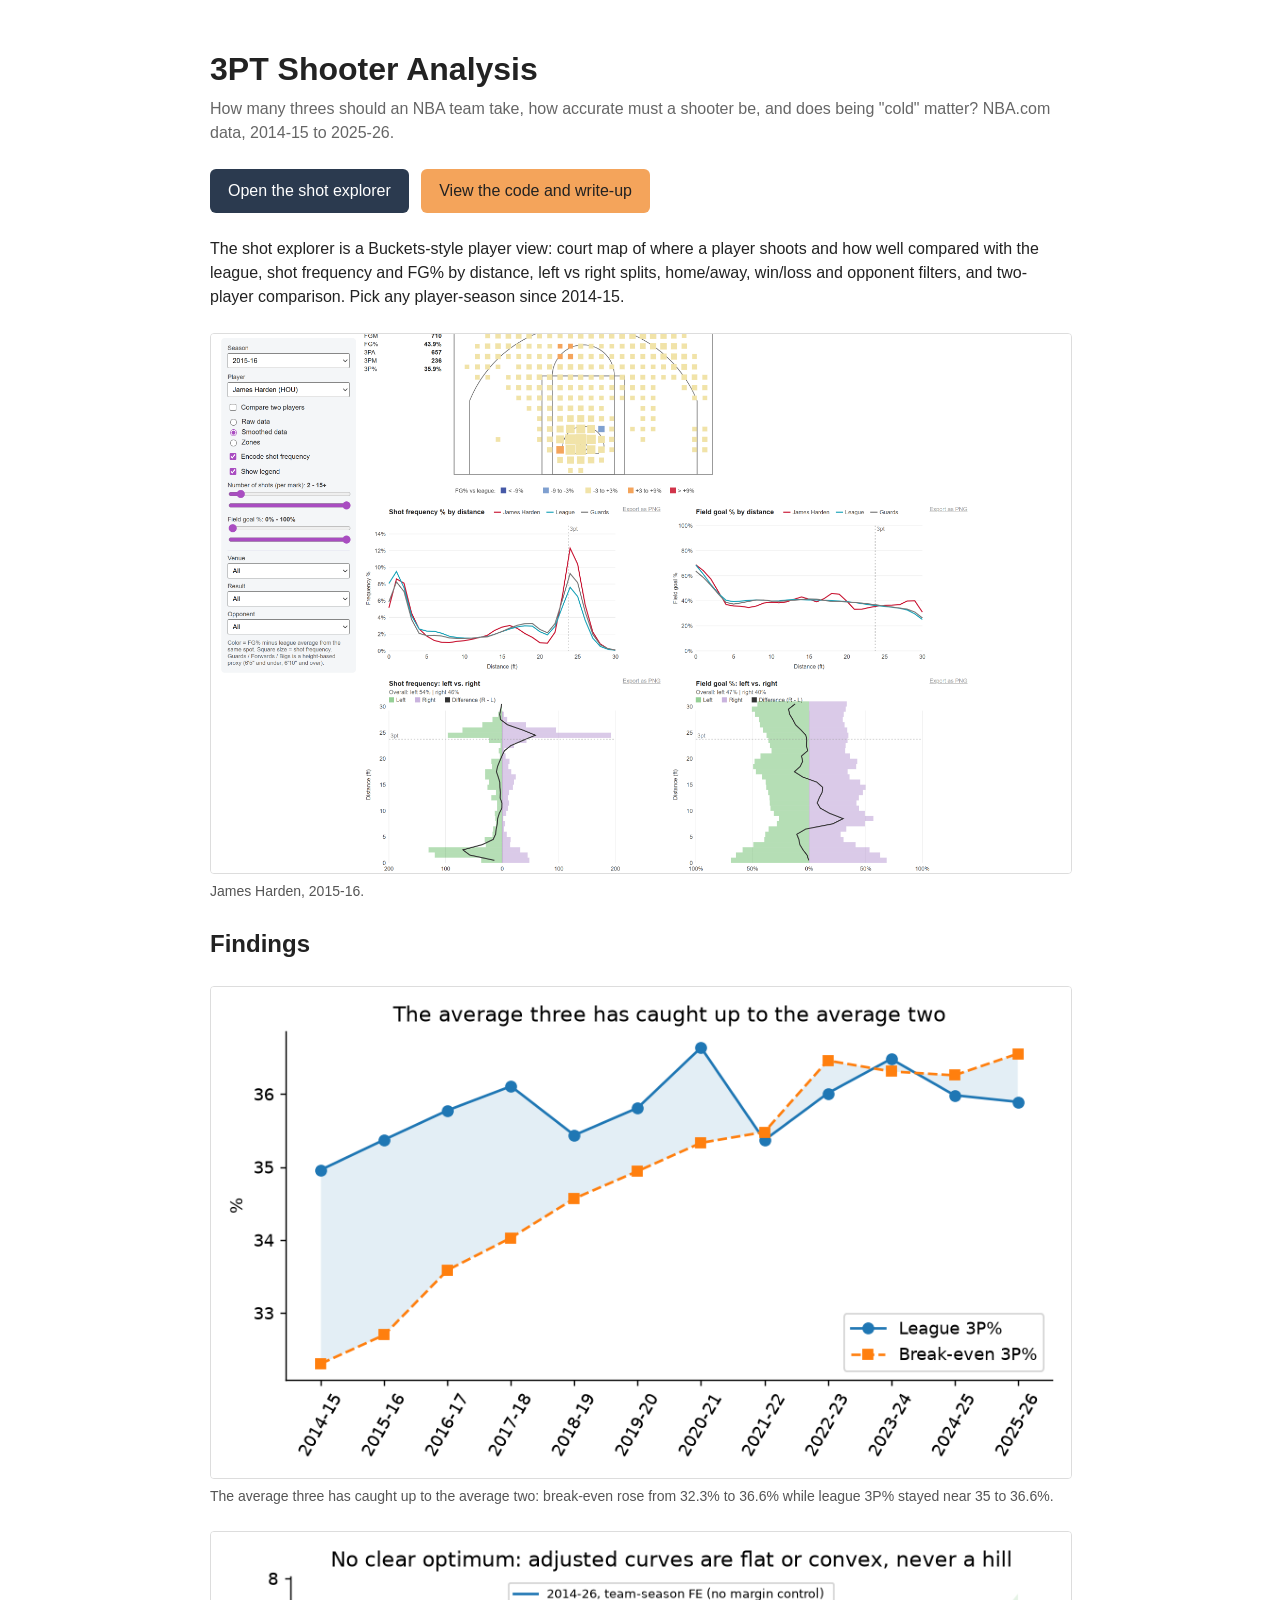
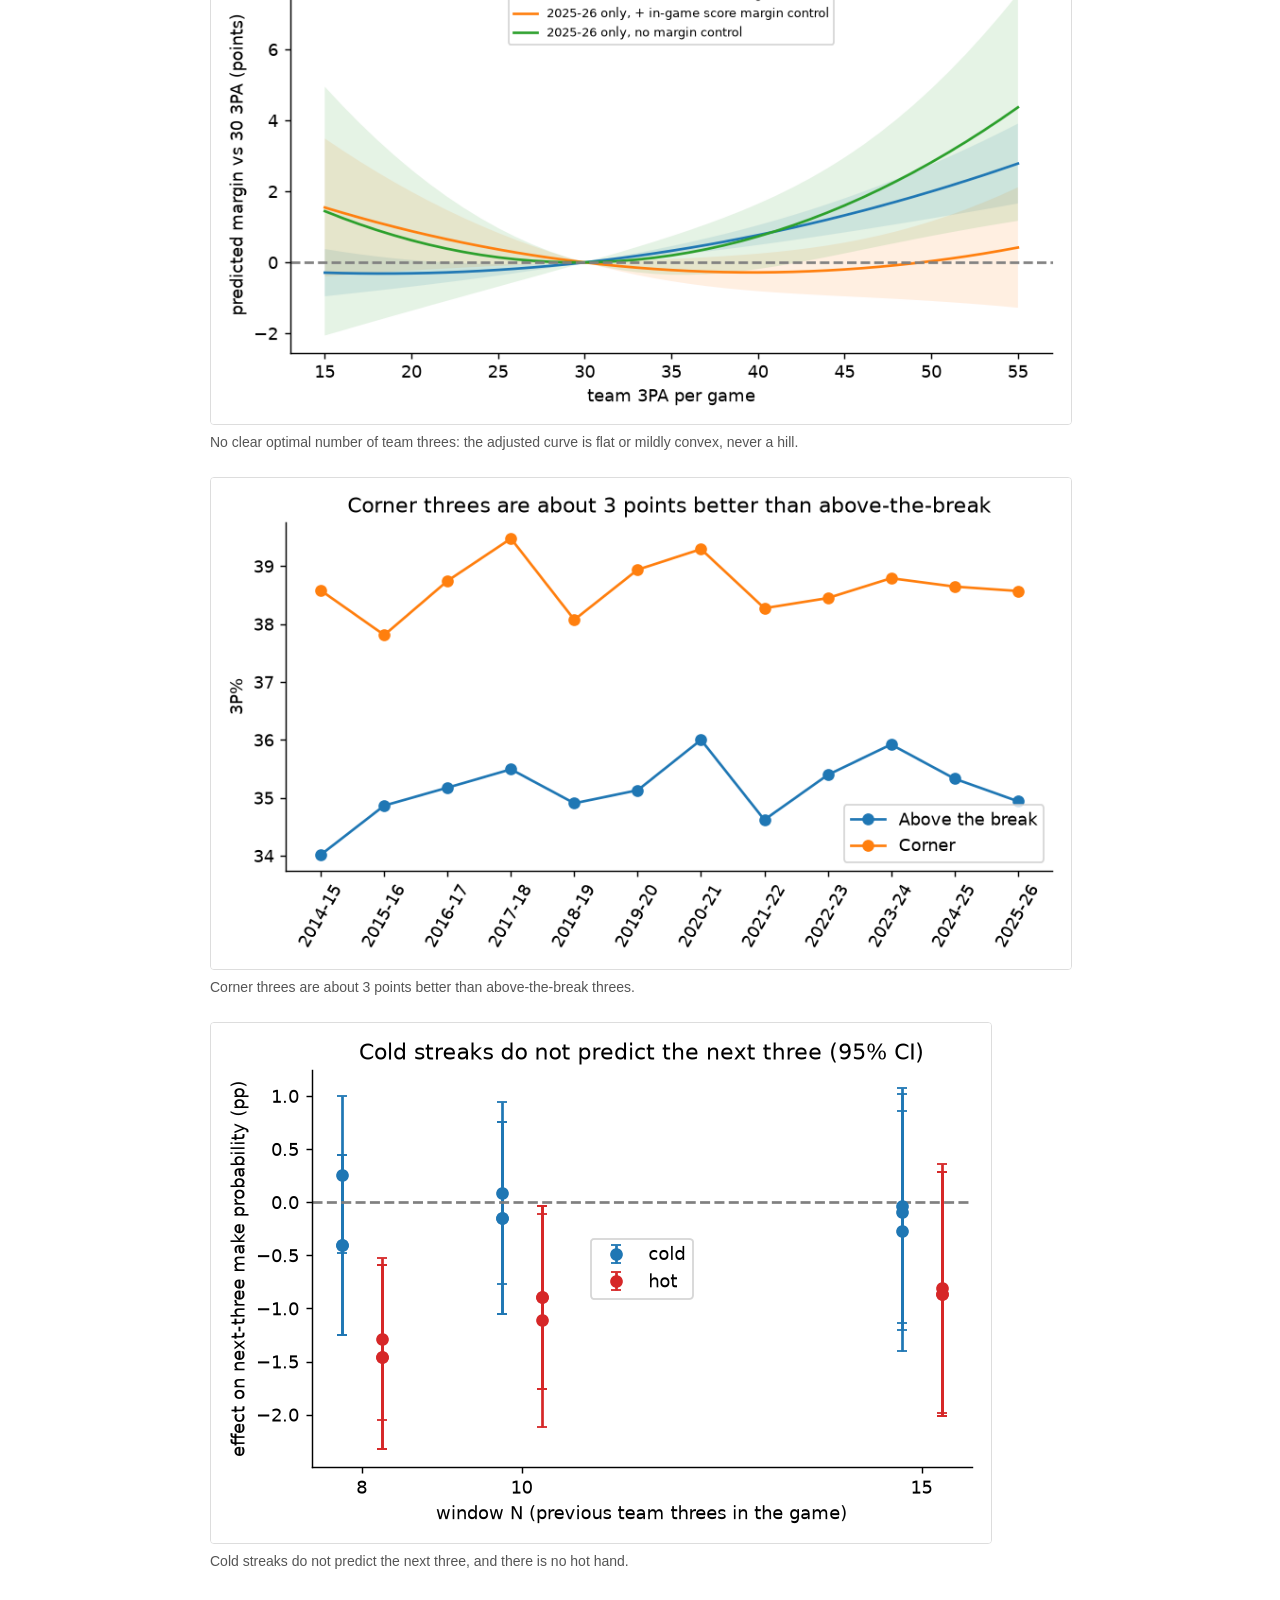
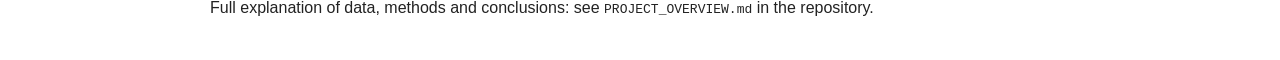
<file: docs/index.html>
<!DOCTYPE html>
<html lang="en">
<head>
<meta charset="utf-8">
<meta name="viewport" content="width=device-width, initial-scale=1">
<title>3PT Shooter Analysis</title>
<style>
  body { font-family: "Helvetica Neue", Arial, sans-serif; max-width: 860px; margin: 0 auto; padding: 24px; color: #222; line-height: 1.5; }
  h1 { margin-bottom: 4px; }
  .sub { color: #666; margin-top: 0; }
  .cta { display: inline-block; background: #2b3a4f; color: #fff; padding: 10px 18px; border-radius: 6px; text-decoration: none; margin: 8px 8px 8px 0; }
  .cta.alt { background: #f4a45b; color: #222; }
  figure { margin: 24px 0; }
  img { max-width: 100%; border: 1px solid #ddd; border-radius: 4px; }
  figcaption { color: #555; font-size: 14px; }
</style>
</head>
<body>
<h1>3PT Shooter Analysis</h1>
<p class="sub">How many threes should an NBA team take, how accurate must a shooter be, and does being "cold" matter? NBA.com data, 2014-15 to 2025-26.</p>

<p>
  <a class="cta" href="shot_explorer/index.html?season=2015-16">Open the shot explorer</a>
  <a class="cta alt" href="https://github.com/RetroSpectiveMax/3PT-Shooter-Analysis">View the code and write-up</a>
</p>

<p>The shot explorer is a Buckets-style player view: court map of where a player shoots and how well compared with the league, shot frequency and FG% by distance, left vs right splits, home/away, win/loss and opponent filters, and two-player comparison. Pick any player-season since 2014-15.</p>

<figure>
  <a href="shot_explorer/index.html?season=2015-16"><img src="figures/shot_explorer.png" alt="Shot explorer screenshot"></a>
  <figcaption>James Harden, 2015-16.</figcaption>
</figure>

<h2>Findings</h2>
<figure>
  <img src="figures/breakeven_vs_league.png" alt="Break-even 3P% vs league 3P%">
  <figcaption>The average three has caught up to the average two: break-even rose from 32.3% to 36.6% while league 3P% stayed near 35 to 36.6%.</figcaption>
</figure>
<figure>
  <img src="figures/adjusted_3pa_curve.png" alt="Adjusted 3PA curve">
  <figcaption>No clear optimal number of team threes: the adjusted curve is flat or mildly convex, never a hill.</figcaption>
</figure>
<figure>
  <img src="figures/corner_vs_above_break.png" alt="Corner vs above the break">
  <figcaption>Corner threes are about 3 points better than above-the-break threes.</figcaption>
</figure>
<figure>
  <img src="figures/cold_streak.png" alt="Cold streak result">
  <figcaption>Cold streaks do not predict the next three, and there is no hot hand.</figcaption>
</figure>
<p>Full explanation of data, methods and conclusions: see <code>PROJECT_OVERVIEW.md</code> in the repository.</p>
</body>
</html>
</file>
